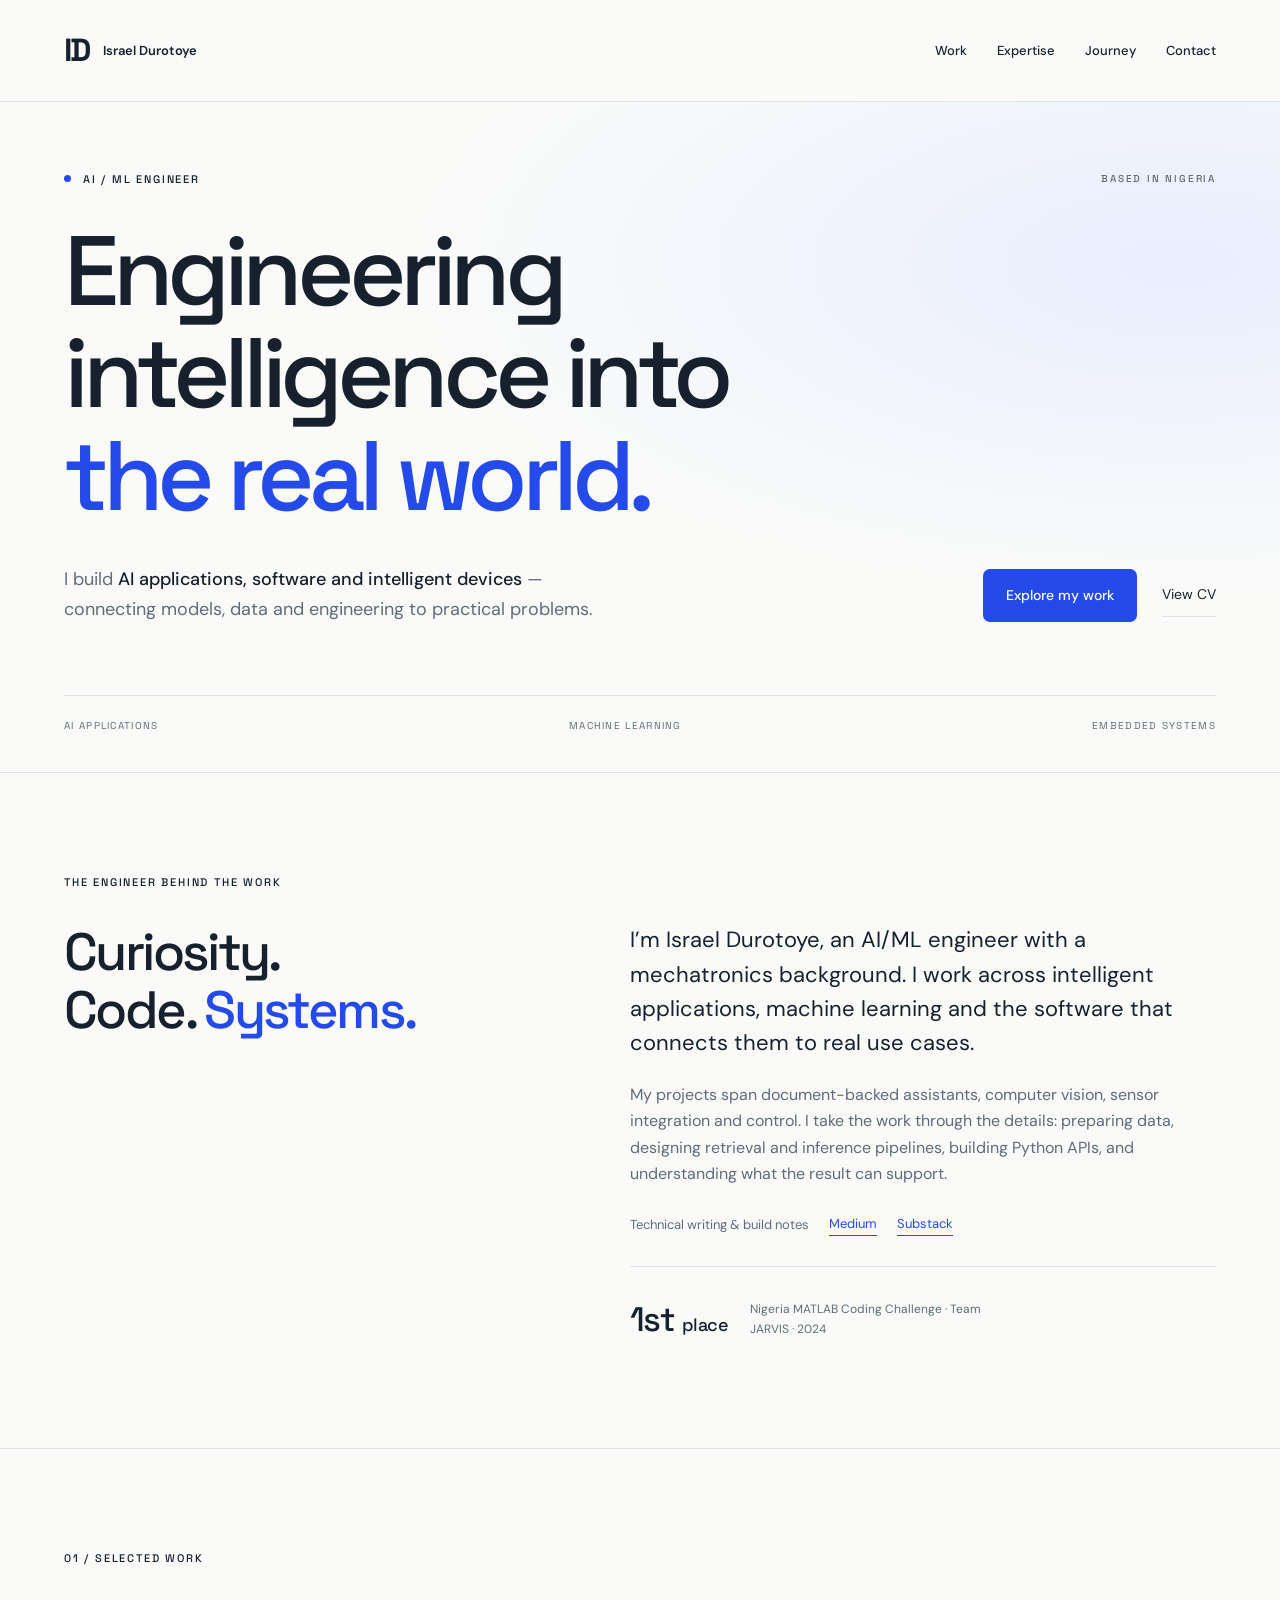
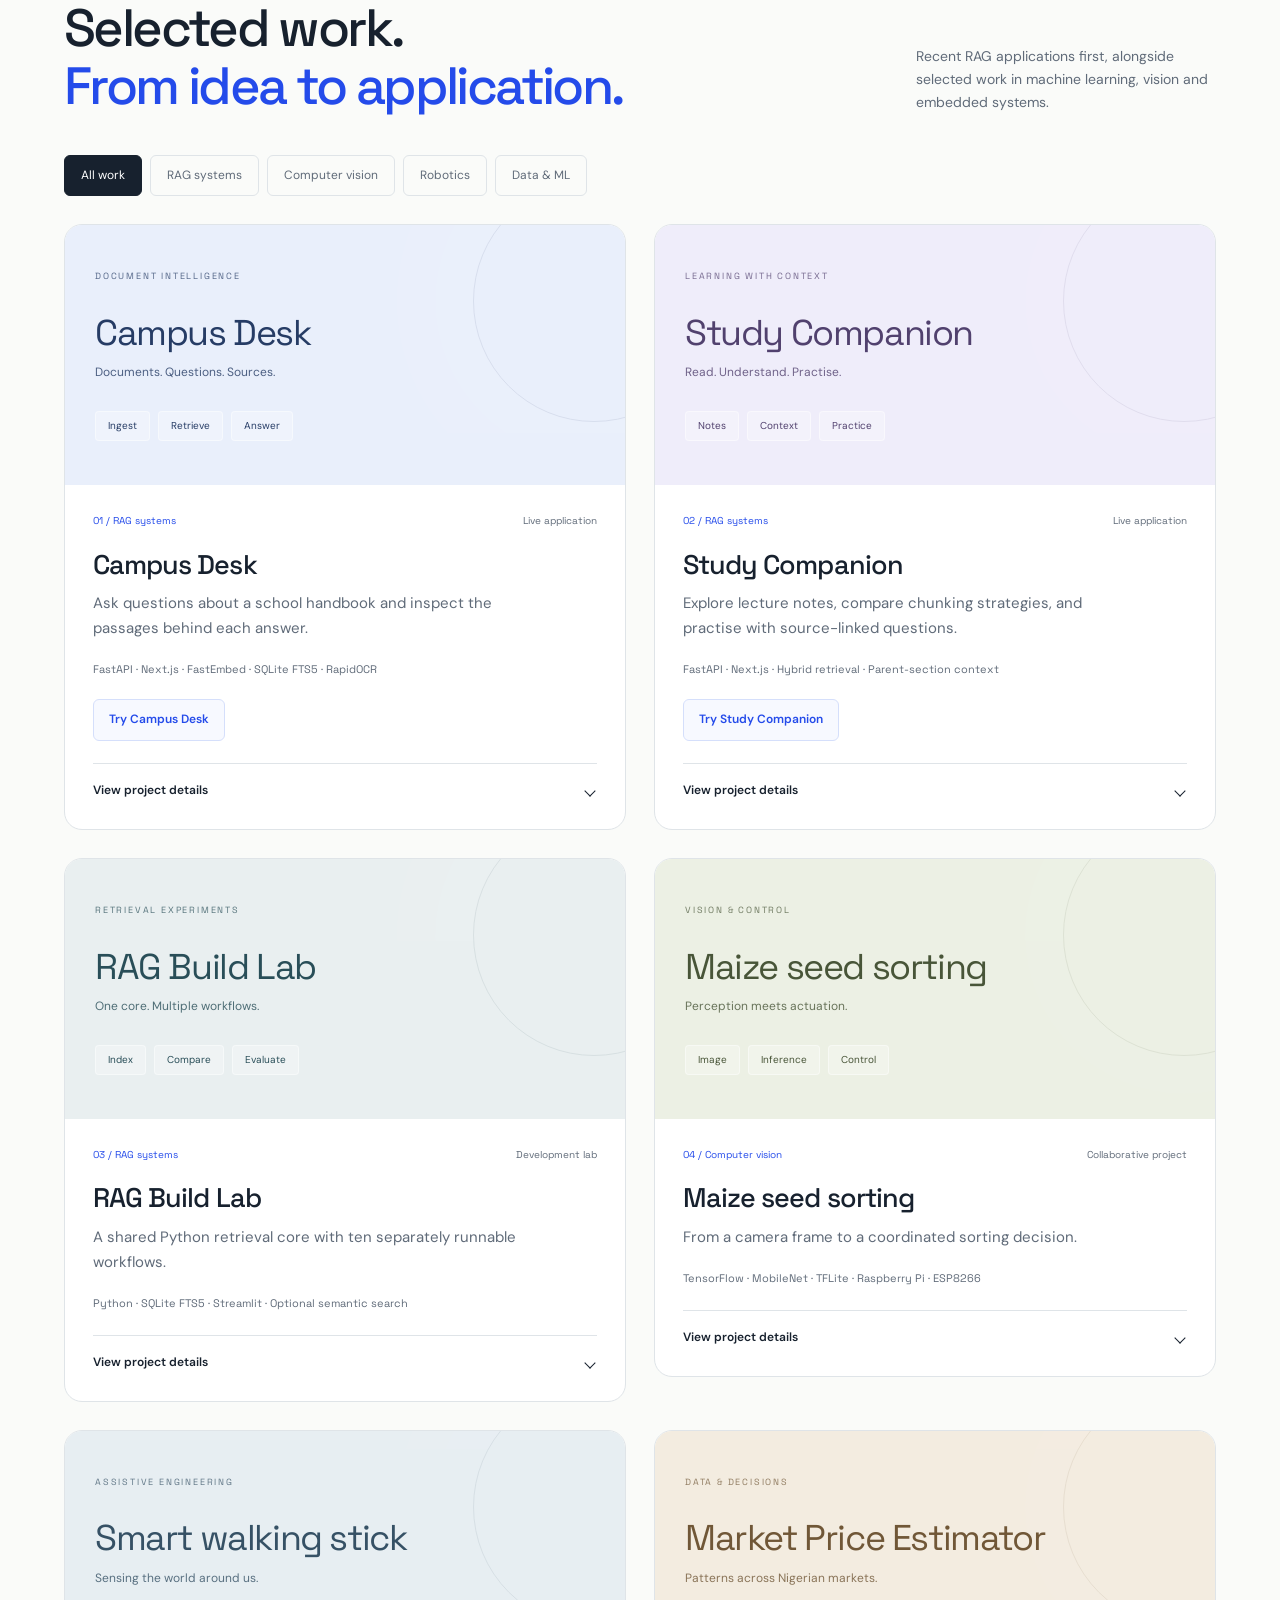
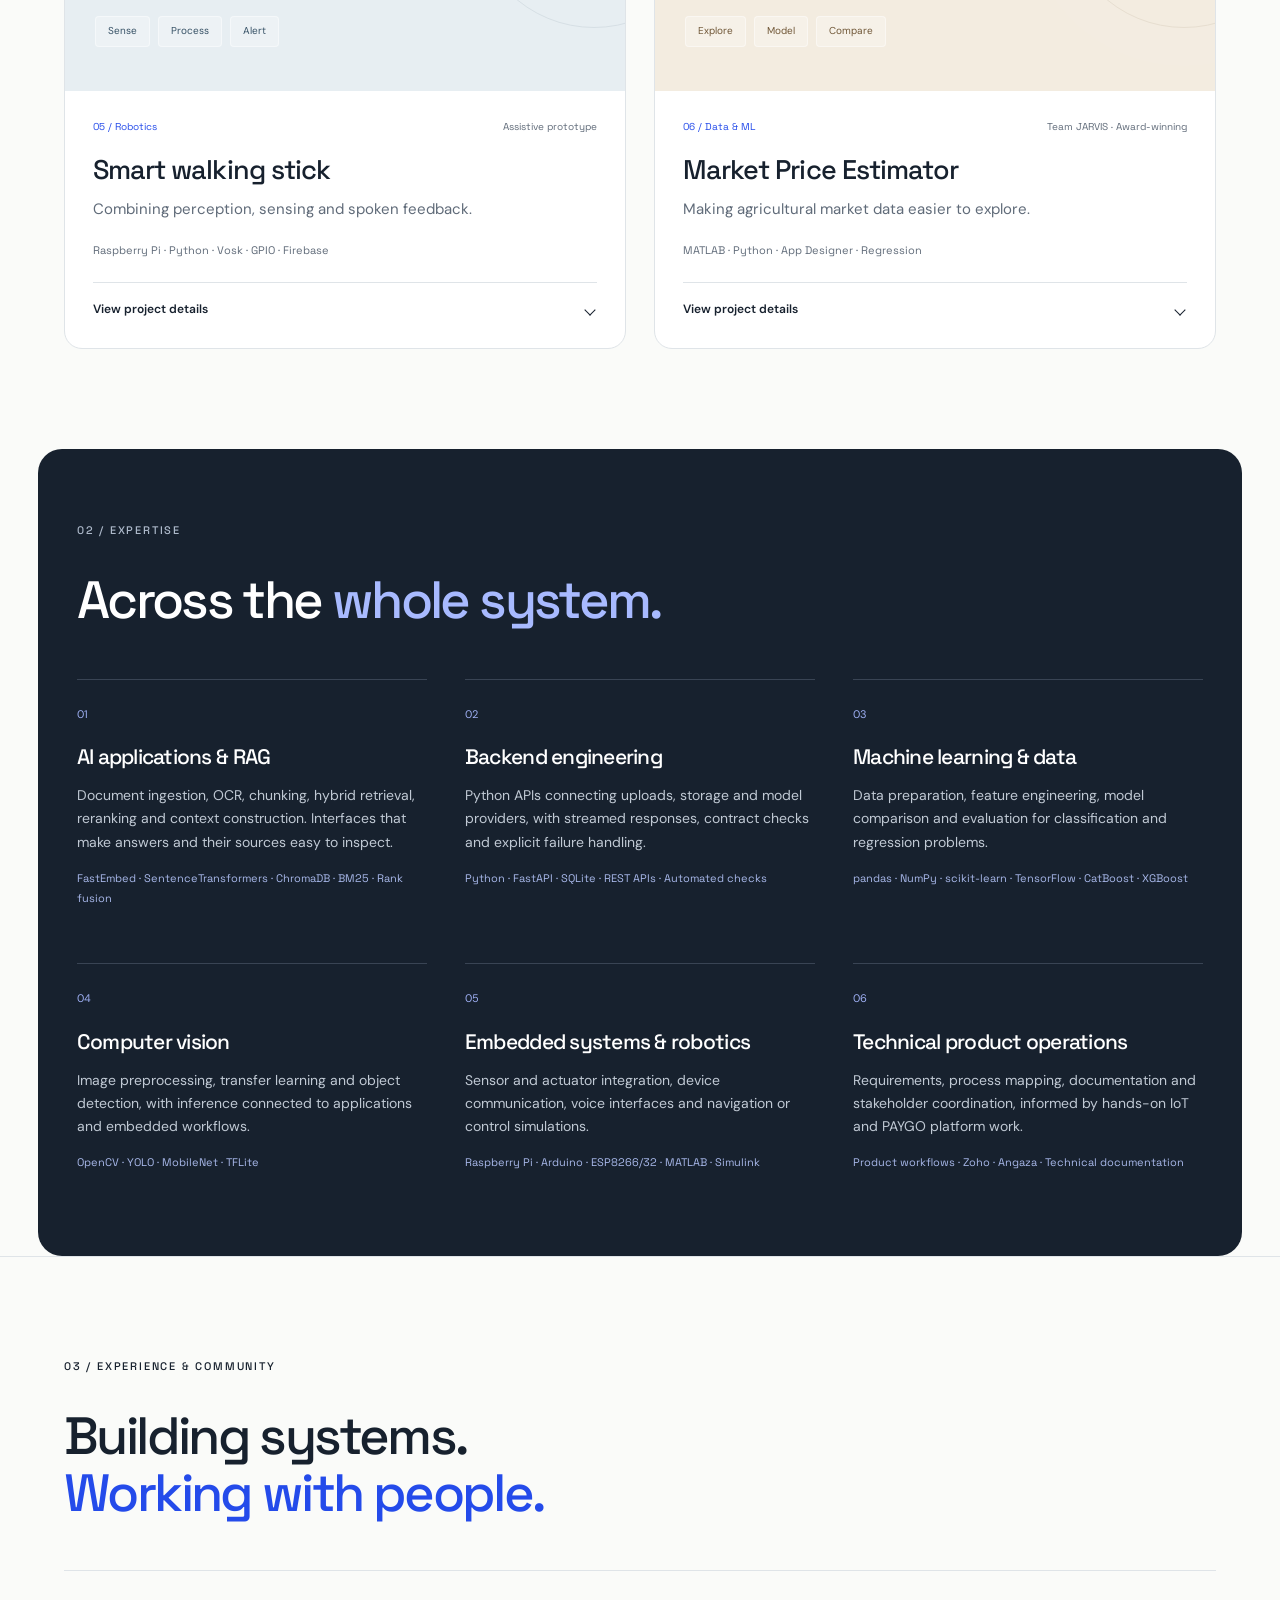
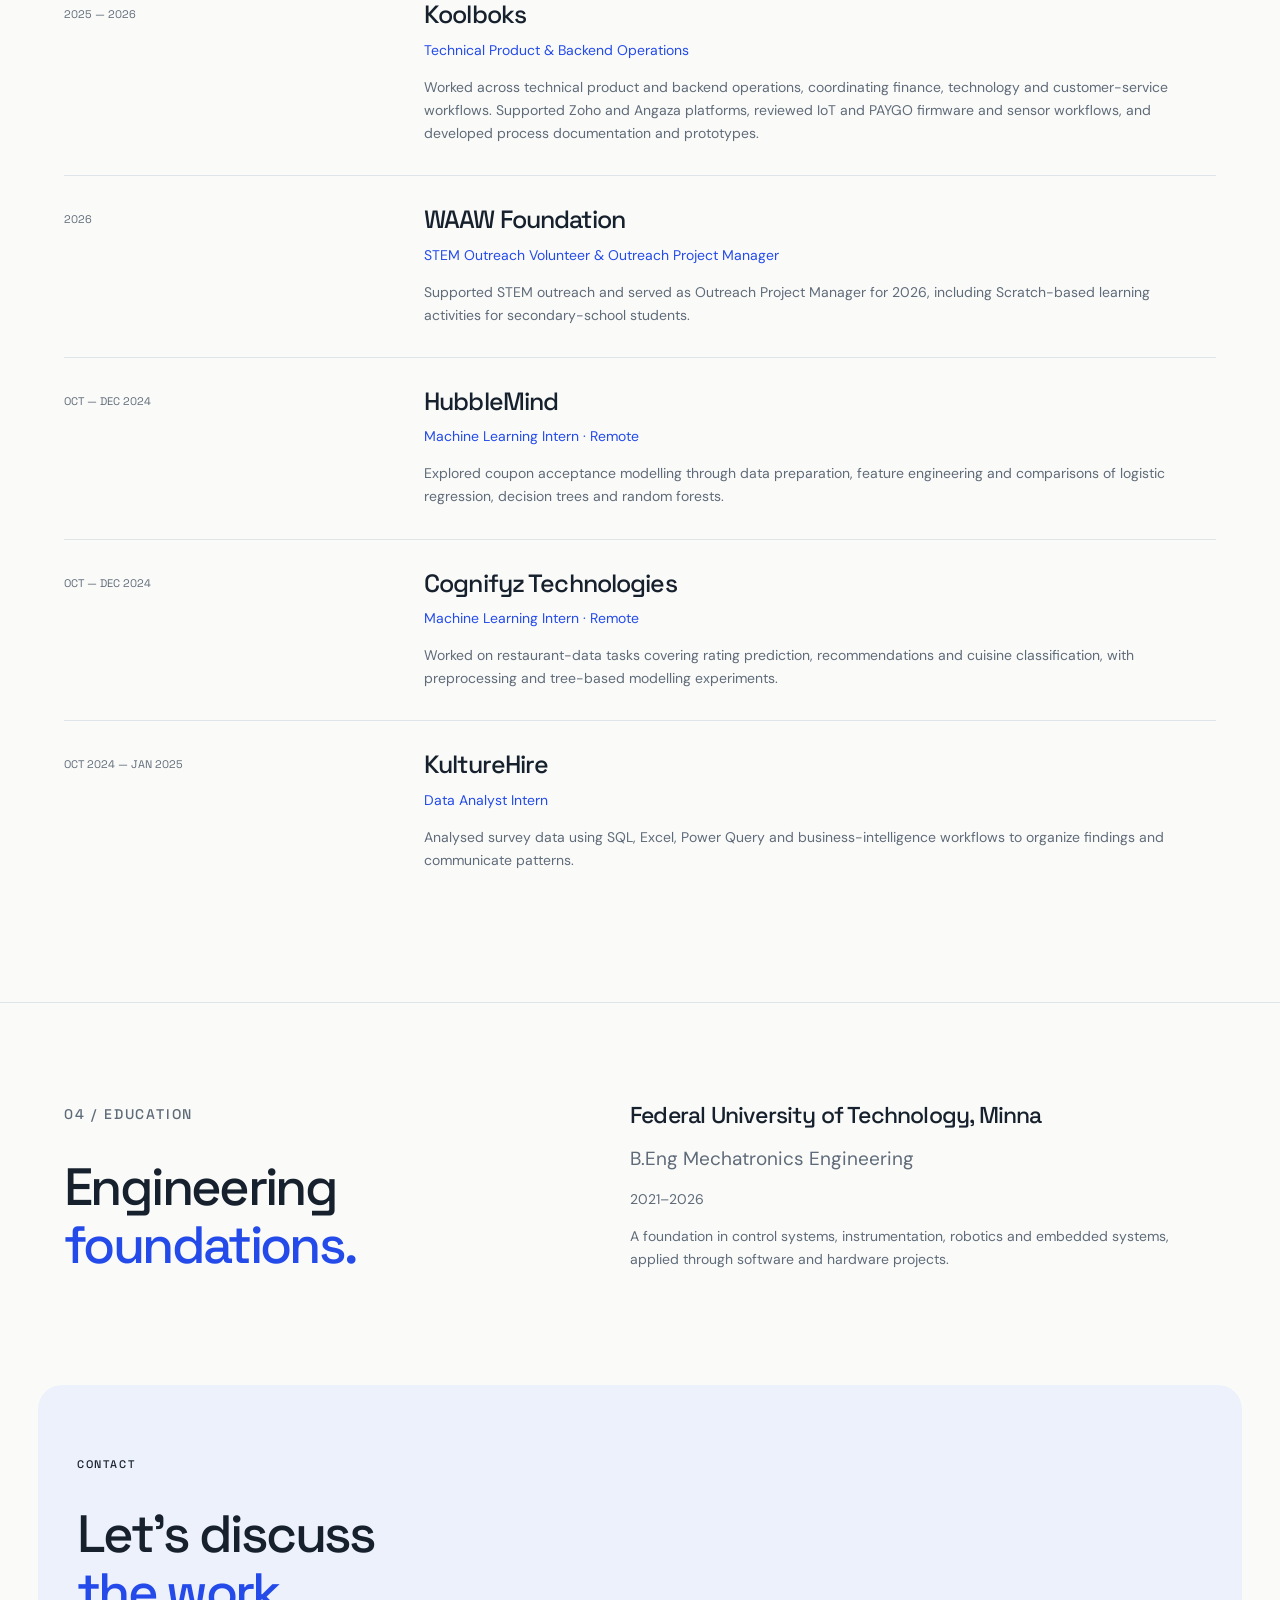
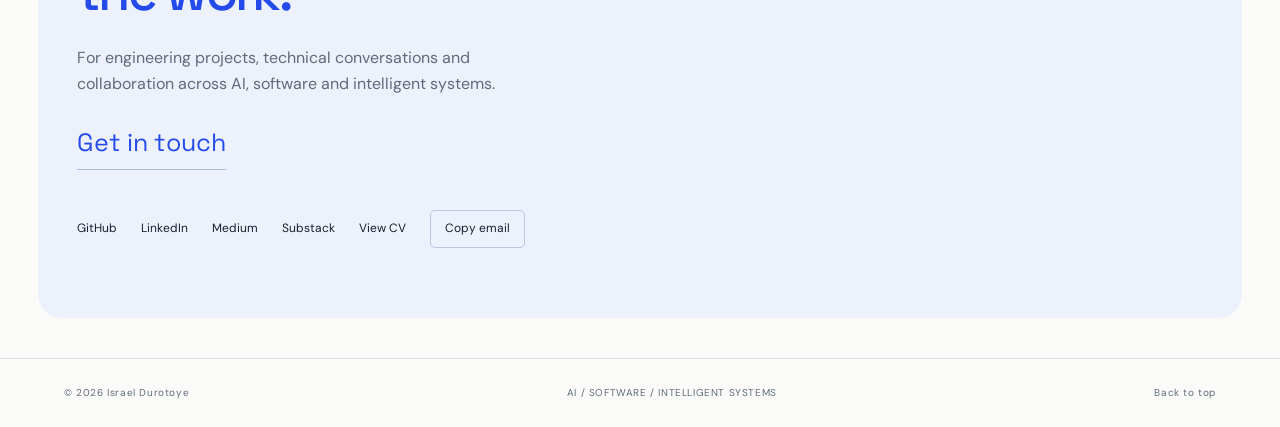
<file: index.html>
<!DOCTYPE html>

<html lang="en"><head><meta charset="utf-8"/><meta content="width=device-width,initial-scale=1" name="viewport"/><meta content="#193bff" name="theme-color"/><title>Israel Durotoye — AI/ML Engineer</title><meta content="Israel Durotoye — AI/ML engineer building intelligent applications, Python backends and embedded systems. Selected projects, experience and technical writing." name="description"/><meta content="Israel Durotoye — AI/ML Engineer" property="og:title"/><meta content="Explore my work across AI applications, machine learning, computer vision and embedded systems." property="og:description"/><meta content="website" property="og:type"/><link href="favicon.svg" rel="icon" type="image/svg+xml"/><link href="styles.css" rel="stylesheet"/><script defer="" src="app.js"></script></head>
<body><a class="skip" href="#main">Skip to content</a><header><a aria-label="Israel Durotoye home" class="brand" href="#">ID<span>Israel Durotoye</span></a><nav aria-label="Main navigation"><a href="#work">Work</a><a href="#expertise">Expertise</a><a href="#journey">Journey</a><a href="#contact">Contact</a></nav></header>
<main id="main"><section class="hero"><div class="eyebrow"><span class="dot"></span> AI / ML ENGINEER <span class="location">BASED IN NIGERIA</span></div><h1>Engineering<br/>intelligence into<br/><em>the real world.</em></h1><div class="hero-bottom"><p>I build <strong>AI applications, software and intelligent devices</strong> — connecting models, data and engineering to practical problems.</p><div class="hero-actions"><a class="button" href="#work">Explore my work</a><a class="text-link" href="resume.html">View CV</a></div></div><div aria-label="Areas of work" class="signal"><span>AI APPLICATIONS</span><i></i><span>MACHINE LEARNING</span><i></i><span>EMBEDDED SYSTEMS</span></div></section>
<section class="intro section"><p class="eyebrow">THE ENGINEER BEHIND THE WORK</p><div class="intro-grid"><h2>Curiosity.<br/>Code. <em>Systems.</em></h2><div><p class="large">I’m Israel Durotoye, an AI/ML engineer with a mechatronics background. I work across intelligent applications, machine learning and the software that connects them to real use cases.</p><p>My projects span document-backed assistants, computer vision, sensor integration and control. I take the work through the details: preparing data, designing retrieval and inference pipelines, building Python APIs, and understanding what the result can support.</p><div class="writing-links"><span>Technical writing &amp; build notes</span><a href="https://medium.com/@israel-durotoye" rel="noopener noreferrer" target="_blank">Medium</a><a href="https://substack.com/@israel5durotoye" rel="noopener noreferrer" target="_blank">Substack</a></div><div class="facts"><div><strong>1st <span>place</span></strong><span>Nigeria MATLAB Coding Challenge · Team JARVIS · 2024</span></div></div></div></div></section>
<section class="section" id="work"><div class="section-heading"><div><p class="eyebrow">01 / SELECTED WORK</p><h2>Selected work.<br/><em>From idea to application.</em></h2></div><p>Recent RAG applications first, alongside selected work in machine learning, vision and embedded systems.</p></div><div aria-label="Filter projects" class="filters" role="group"><button aria-pressed="true" data-filter="All">All work</button><button aria-pressed="false" data-filter="RAG systems">RAG systems</button><button aria-pressed="false" data-filter="Computer vision">Computer vision</button><button aria-pressed="false" data-filter="Robotics">Robotics</button><button aria-pressed="false" data-filter="Data &amp; ML">Data &amp; ML</button></div><p aria-live="polite" class="sr-only" id="filter-status">Showing all 6 projects.</p><div class="projects"><article class="project project-1" data-category="RAG systems" id="project-1"><div aria-hidden="true" class="project-visual"><div class="visual-label">DOCUMENT INTELLIGENCE</div><div class="visual-title">Campus Desk</div><div class="visual-caption">Documents. Questions. Sources.</div><div class="visual-flow"><span>Ingest</span><span>Retrieve</span><span>Answer</span></div></div><div class="project-content"><div class="project-top"><span>01 / RAG systems</span><span>Live application</span></div><h3>Campus Desk</h3><p class="project-intro">Ask questions about a school handbook and inspect the passages behind each answer.</p><p class="stack">FastAPI · Next.js · FastEmbed · SQLite FTS5 · RapidOCR</p><div class="project-links"><a href="https://campus-desk-chi.vercel.app/" rel="noopener noreferrer" target="_blank">Try Campus Desk </a></div><details><summary>View project details</summary><div class="case"><h4>Problem</h4><p>School information is spread across long handbooks and notices. This application brings document search and cited answers into one interface.</p><h4>Retrieval &amp; context</h4><p>PDF and Word extraction, OCR for scans, and heading-aware overlapping chunks retain page or paragraph references. BM25 and semantic rankings are combined with reciprocal rank fusion; follow-up questions can be rewritten before retrieval.</p><h4>Backend &amp; delivery</h4><p>A Python API streams ingestion progress and answers. Workspace storage, frontend/backend contract checks, bounded provider retries and a source-search fallback make failures visible. Retrieval, prompt construction and generation each have an inspection view.</p><h4>Scope</h4><p>A deployed demonstration. Workspace separation is not authenticated access, and a valid citation number alone does not establish answer correctness.</p></div></details></div></article><article class="project project-2" data-category="RAG systems" id="project-2"><div aria-hidden="true" class="project-visual"><div class="visual-label">LEARNING WITH CONTEXT</div><div class="visual-title">Study Companion</div><div class="visual-caption">Read. Understand. Practise.</div><div class="visual-flow"><span>Notes</span><span>Context</span><span>Practice</span></div></div><div class="project-content"><div class="project-top"><span>02 / RAG systems</span><span>Live application</span></div><h3>Study Companion</h3><p class="project-intro">Explore lecture notes, compare chunking strategies, and practise with source-linked questions.</p><p class="stack">FastAPI · Next.js · Hybrid retrieval · Parent-section context</p><div class="project-links"><a href="https://study-companion-kappa-self.vercel.app/" rel="noopener noreferrer" target="_blank">Try Study Companion </a></div><details><summary>View project details</summary><div class="case"><h4>Problem</h4><p>A useful study answer needs enough context to explain a topic while retaining the original notes and their caveats.</p><h4>Retrieval &amp; context</h4><p>The same notes are indexed as section-aware chunks and fixed-length windows. A comparison view runs the same question through both. Short matches can expand to their parent section within a word budget.</p><h4>Backend &amp; delivery</h4><p>Shared extraction, embedding and retrieval modules avoid duplicating the Campus Desk pipeline. Streamed explanations expose supporting sections; quizzes and flashcards check their quoted evidence against the notes.</p><h4>Scope</h4><p>A deployed demonstration. Chunking comparisons describe retrieved context; they do not establish that one strategy is universally better. Practice content still needs review.</p></div></details></div></article><article class="project project-3" data-category="RAG systems" id="project-3"><div aria-hidden="true" class="project-visual"><div class="visual-label">RETRIEVAL EXPERIMENTS</div><div class="visual-title">RAG Build Lab</div><div class="visual-caption">One core. Multiple workflows.</div><div class="visual-flow"><span>Index</span><span>Compare</span><span>Evaluate</span></div></div><div class="project-content"><div class="project-top"><span>03 / RAG systems</span><span>Development lab</span></div><h3>RAG Build Lab</h3><p class="project-intro">A shared Python retrieval core with ten separately runnable workflows.</p><p class="stack">Python · SQLite FTS5 · Streamlit · Optional semantic search</p><details><summary>View project details</summary><div class="case"><h4>Architecture</h4><p>Separate demo configurations share indexing, retrieval, provider adapters and workflow code. Campus Desk and Study Companion extend the core with document-upload APIs and web interfaces.</p><h4>Engineering focus</h4><p>The lab explores source metadata, keyword and semantic retrieval, rank fusion, optional reranking, document comparison and bounded search workflows. Small evaluation fixtures and automated checks exercise specific behaviours.</p><h4>Scope</h4><p>This is a development repository, not ten production services. Synthetic fixture checks are not real-world accuracy benchmarks. Source is currently private; the two public applications above provide live entry points.</p></div></details></div></article><article class="project project-4" data-category="Computer vision" id="project-4"><div aria-hidden="true" class="project-visual"><div class="visual-label">VISION &amp; CONTROL</div><div class="visual-title">Maize seed sorting</div><div class="visual-caption">Perception meets actuation.</div><div class="visual-flow"><span>Image</span><span>Inference</span><span>Control</span></div></div><div class="project-content"><div class="project-top"><span>04 / Computer vision</span><span>Collaborative project</span></div><h3>Maize seed sorting</h3><p class="project-intro">From a camera frame to a coordinated sorting decision.</p><p class="stack">TensorFlow · MobileNet · TFLite · Raspberry Pi · ESP8266</p><details><summary>View project details</summary><div class="case"><p>A collaborative machine-vision and embedded-control workflow for sorting maize by visible appearance.</p><h4>My contribution</h4><p>Worked with transfer-learning classifiers, original-image splits before augmentation, export checks and an evolving three-class workflow.</p><h4>Inside the work</h4><p>Connected classification to decision gates, a seed queue and acknowledged serial communication for conveyor, feed disk and servo control.</p><h4>Project context</h4><p>Prototype work; visible appearance does not establish germination quality. No production throughput claim.</p></div></details></div></article><article class="project project-5" data-category="Robotics" id="project-5"><div aria-hidden="true" class="project-visual"><div class="visual-label">ASSISTIVE ENGINEERING</div><div class="visual-title">Smart walking stick</div><div class="visual-caption">Sensing the world around us.</div><div class="visual-flow"><span>Sense</span><span>Process</span><span>Alert</span></div></div><div class="project-content"><div class="project-top"><span>05 / Robotics</span><span>Assistive prototype</span></div><h3>Smart walking stick</h3><p class="project-intro">Combining perception, sensing and spoken feedback.</p><p class="stack">Raspberry Pi · Python · Vosk · GPIO · Firebase</p><details><summary>View project details</summary><div class="case"><p>An assistive-device prototype combining obstacle sensing, camera input and voice interaction.</p><h4>My contribution</h4><p>Integrated ultrasonic, IMU, light and GPS modules with speech recognition, speech synthesis and alert workflows.</p><h4>Inside the work</h4><p>Used threaded components and component-level tests to coordinate multiple inputs.</p><h4>Project context</h4><p>Exploratory assistive engineering; not a clinically validated navigation aid.</p></div></details></div></article><article class="project project-6" data-category="Data &amp; ML" id="project-6"><div aria-hidden="true" class="project-visual"><div class="visual-label">DATA &amp; DECISIONS</div><div class="visual-title">Market Price Estimator</div><div class="visual-caption">Patterns across Nigerian markets.</div><div class="visual-flow"><span>Explore</span><span>Model</span><span>Compare</span></div></div><div class="project-content"><div class="project-top"><span>06 / Data &amp; ML</span><span>Team JARVIS · Award-winning</span></div><h3>Market Price Estimator</h3><p class="project-intro">Making agricultural market data easier to explore.</p><p class="stack">MATLAB · Python · App Designer · Regression</p><details><summary>View project details</summary><div class="case"><p>A team application for examining agricultural commodity prices across Nigerian markets.</p><h4>My contribution</h4><p>Worked on predictive analysis and visual interfaces for historical prices, crop selection, states, cities and regional comparisons.</p><h4>Inside the work</h4><p>Brought data exploration and model-driven estimates into an interactive MATLAB application.</p><h4>Project context</h4><p>First place, Nigeria MATLAB Coding Challenge 2024, with Team JARVIS.</p></div></details></div></article></div></section>
<section class="section expertise" id="expertise"><p class="eyebrow">02 / EXPERTISE</p><h2>Across the <em>whole system.</em></h2><div class="skills-grid"><article><span>01</span><h3>AI applications &amp; RAG</h3><p>Document ingestion, OCR, chunking, hybrid retrieval, reranking and context construction. Interfaces that make answers and their sources easy to inspect.</p><p class="stack">FastEmbed · SentenceTransformers · ChromaDB · BM25 · Rank fusion</p></article><article><span>02</span><h3>Backend engineering</h3><p>Python APIs connecting uploads, storage and model providers, with streamed responses, contract checks and explicit failure handling.</p><p class="stack">Python · FastAPI · SQLite · REST APIs · Automated checks</p></article><article><span>03</span><h3>Machine learning &amp; data</h3><p>Data preparation, feature engineering, model comparison and evaluation for classification and regression problems.</p><p class="stack">pandas · NumPy · scikit-learn · TensorFlow · CatBoost · XGBoost</p></article><article><span>04</span><h3>Computer vision</h3><p>Image preprocessing, transfer learning and object detection, with inference connected to applications and embedded workflows.</p><p class="stack">OpenCV · YOLO · MobileNet · TFLite</p></article><article><span>05</span><h3>Embedded systems &amp; robotics</h3><p>Sensor and actuator integration, device communication, voice interfaces and navigation or control simulations.</p><p class="stack">Raspberry Pi · Arduino · ESP8266/32 · MATLAB · Simulink</p></article><article><span>06</span><h3>Technical product operations</h3><p>Requirements, process mapping, documentation and stakeholder coordination, informed by hands-on IoT and PAYGO platform work.</p><p class="stack">Product workflows · Zoho · Angaza · Technical documentation</p></article></div></section>
<section class="section" id="journey"><p class="eyebrow">03 / EXPERIENCE &amp; COMMUNITY</p><h2>Building systems.<br/><em>Working with people.</em></h2><div class="timeline">
<article><p class="date">2025 — 2026</p><div><h3>Koolboks</h3><p class="role">Technical Product &amp; Backend Operations</p><p>Worked across technical product and backend operations, coordinating finance, technology and customer-service workflows. Supported Zoho and Angaza platforms, reviewed IoT and PAYGO firmware and sensor workflows, and developed process documentation and prototypes.</p></div></article>
<article><p class="date">2026</p><div><h3>WAAW Foundation</h3><p class="role">STEM Outreach Volunteer &amp; Outreach Project Manager</p><p>Supported STEM outreach and served as Outreach Project Manager for 2026, including Scratch-based learning activities for secondary-school students.</p></div></article>
<article><p class="date">OCT — DEC 2024</p><div><h3>HubbleMind</h3><p class="role">Machine Learning Intern · Remote</p><p>Explored coupon acceptance modelling through data preparation, feature engineering and comparisons of logistic regression, decision trees and random forests.</p></div></article>
<article><p class="date">OCT — DEC 2024</p><div><h3>Cognifyz Technologies</h3><p class="role">Machine Learning Intern · Remote</p><p>Worked on restaurant-data tasks covering rating prediction, recommendations and cuisine classification, with preprocessing and tree-based modelling experiments.</p></div></article>
<article><p class="date">OCT 2024 — JAN 2025</p><div><h3>KultureHire</h3><p class="role">Data Analyst Intern</p><p>Analysed survey data using SQL, Excel, Power Query and business-intelligence workflows to organize findings and communicate patterns.</p></div></article></div></section>
<section class="section education"><div><p class="eyebrow">04 / EDUCATION</p><h2>Engineering<br/><em>foundations.</em></h2></div><div><h3>Federal University of Technology, Minna</h3><p class="large">B.Eng Mechatronics Engineering</p><p>2021–2026</p><p>A foundation in control systems, instrumentation, robotics and embedded systems, applied through software and hardware projects.</p></div></section>
<section class="contact section" id="contact"><p class="eyebrow">CONTACT</p><h2>Let’s discuss<br/><em>the work.</em></h2><p>For engineering projects, technical conversations and collaboration across AI, software and intelligent systems.</p><a class="email" href="mailto:durotoyeoluwaseunisreal@gmail.com">Get in touch</a><div class="contact-links"><a href="https://github.com/Israel-Durotoye" rel="noopener noreferrer" target="_blank">GitHub</a><a href="https://www.linkedin.com/in/israel-durotoye-18a6b1236/" rel="noopener noreferrer" target="_blank">LinkedIn</a><a href="https://medium.com/@israel-durotoye" rel="noopener noreferrer" target="_blank">Medium</a><a href="https://substack.com/@israel5durotoye" rel="noopener noreferrer" target="_blank">Substack</a><a href="resume.html">View CV</a><button id="copy-email" type="button">Copy email</button><span id="copy-status" role="status"></span></div></section></main><footer><span>© 2026 Israel Durotoye</span><span>AI / SOFTWARE / INTELLIGENT SYSTEMS</span><a href="#">Back to top</a></footer></body></html>
</file>
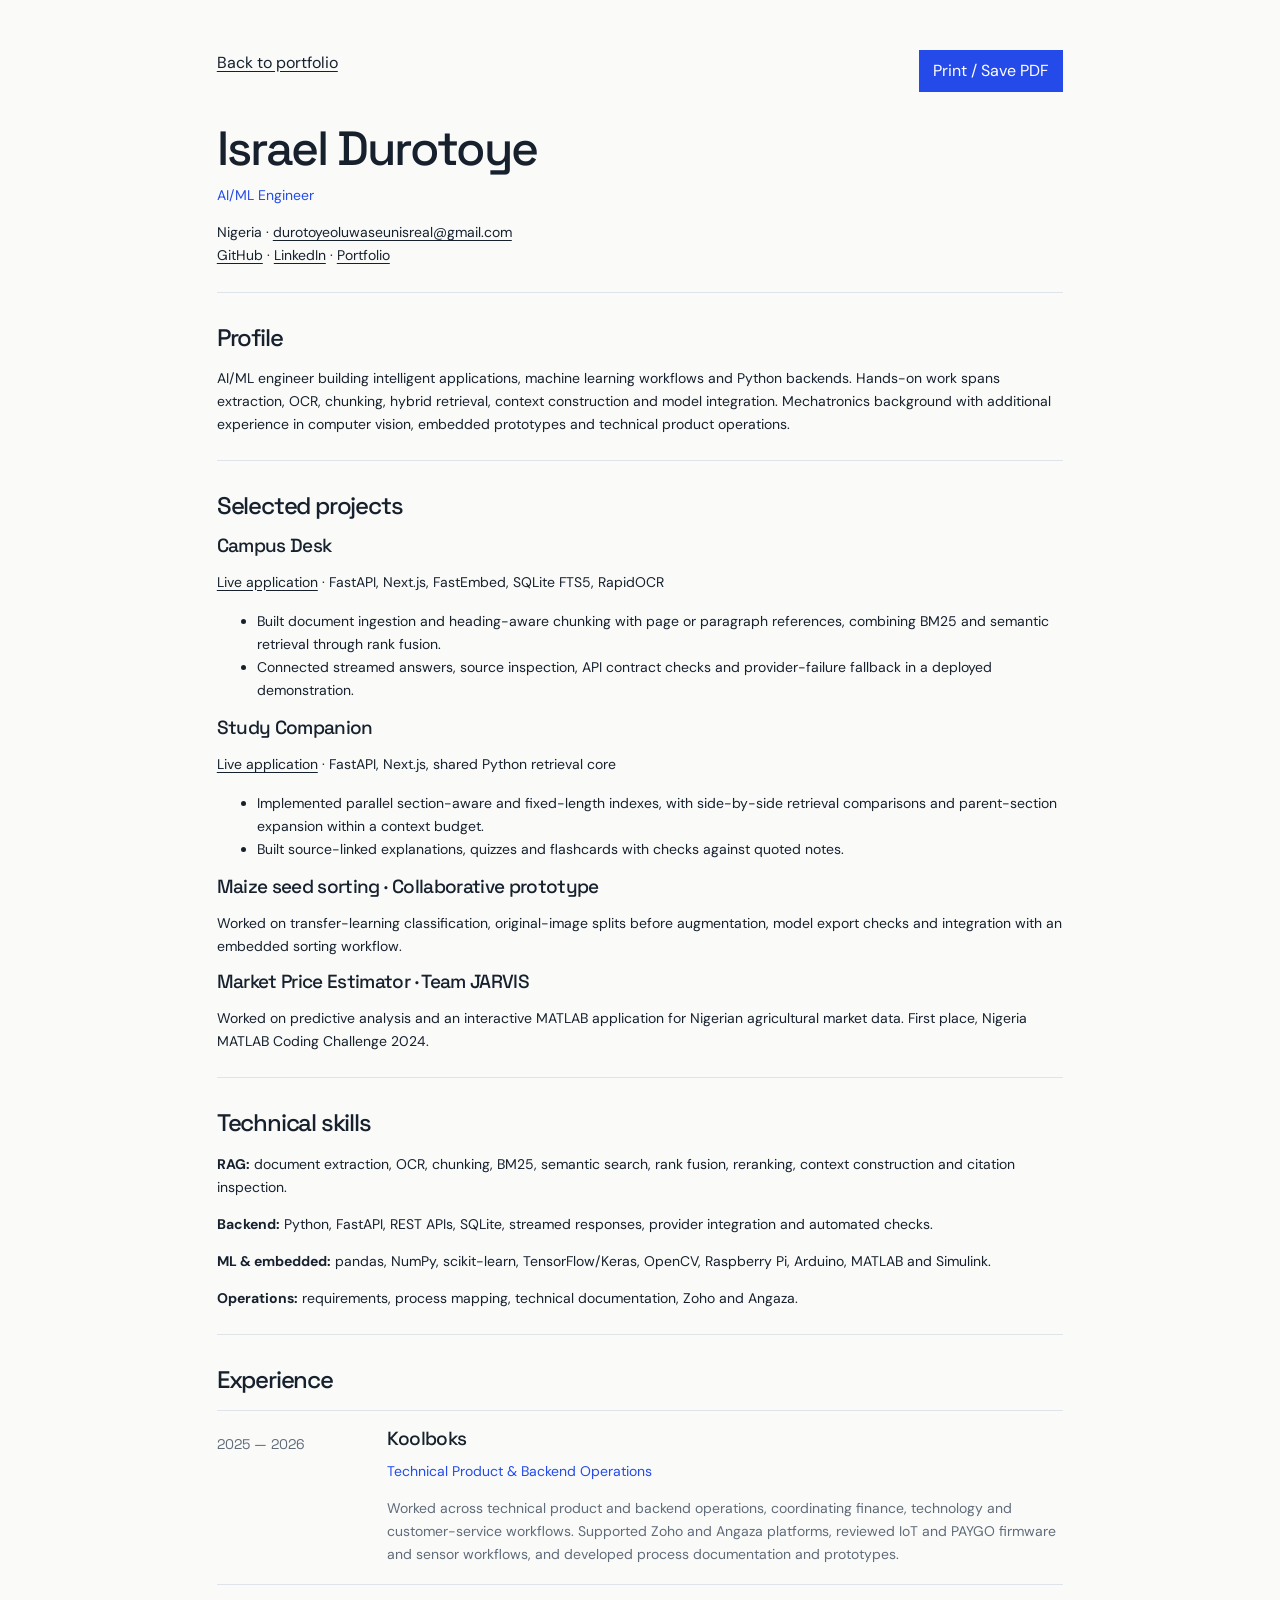
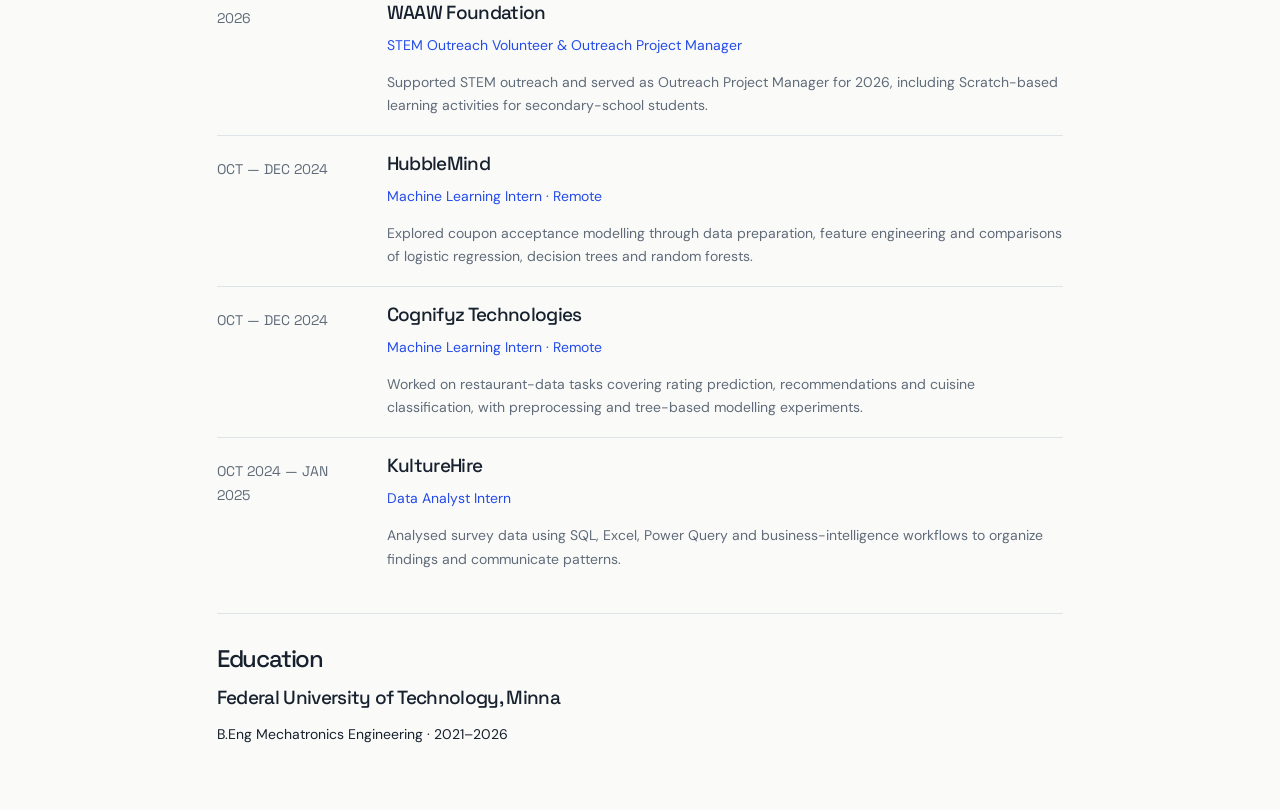
<file: resume.html>
<!doctype html><html lang="en"><head><meta charset="utf-8"><meta name="viewport" content="width=device-width,initial-scale=1"><title>Israel Durotoye — CV</title><meta name="description" content="Israel Durotoye — AI/ML engineer working across intelligent applications, machine learning and embedded systems."><link rel="icon" href="favicon.svg"><link rel="stylesheet" href="styles.css"><style>body{max-width:1000px;margin:auto}.cv{padding:50px 6vw}.cv h1{font-size:48px;letter-spacing:-2px}.cv h2{font-size:24px;margin:32px 0 16px}.cv h3{font-size:19px}.cv p,.cv li{font-size:14px}.cv .timeline{margin-top:10px}.cv .timeline article{grid-template-columns:140px 1fr;padding:18px 0}.cv a{text-decoration:underline;text-underline-offset:3px}.cv section{border-top:1px solid var(--line);margin-top:24px}.cv-controls{display:flex;justify-content:space-between;margin-bottom:32px}.cv-controls button{background:var(--blue);color:white;border:0;padding:8px 14px}@media(max-width:540px){.cv .timeline article{grid-template-columns:1fr}.cv h1{font-size:38px}}@media print{body{background:white}.cv{padding:0}.cv-controls{display:none}.cv h1{font-size:28pt}.cv section{margin-top:14px}.cv h2{margin-top:18px}.cv article{break-inside:avoid}.cv p,.cv li{font-size:10pt}.cv .timeline article{padding:10px 0}}</style><script src="app.js" defer></script></head><body><main class="cv"><div class="cv-controls"><a href="index.html">Back to portfolio</a><button type="button" id="print-cv">Print / Save PDF</button></div><h1>Israel Durotoye</h1><p class="role">AI/ML Engineer</p><p>Nigeria · <a href="mailto:durotoyeoluwaseunisreal@gmail.com">durotoyeoluwaseunisreal@gmail.com</a><br><a href="https://github.com/Israel-Durotoye">GitHub</a> · <a href="https://www.linkedin.com/in/israel-durotoye-18a6b1236/">LinkedIn</a> · <a href="https://israel-durotoye-portfolio.vercel.app/">Portfolio</a></p><section><h2>Profile</h2><p>AI/ML engineer building intelligent applications, machine learning workflows and Python backends. Hands-on work spans extraction, OCR, chunking, hybrid retrieval, context construction and model integration. Mechatronics background with additional experience in computer vision, embedded prototypes and technical product operations.</p></section><section><h2>Selected projects</h2><article><h3>Campus Desk</h3><p><a href="https://campus-desk-chi.vercel.app/">Live application</a> · FastAPI, Next.js, FastEmbed, SQLite FTS5, RapidOCR</p><ul><li>Built document ingestion and heading-aware chunking with page or paragraph references, combining BM25 and semantic retrieval through rank fusion.</li><li>Connected streamed answers, source inspection, API contract checks and provider-failure fallback in a deployed demonstration.</li></ul></article><article><h3>Study Companion</h3><p><a href="https://study-companion-kappa-self.vercel.app/">Live application</a> · FastAPI, Next.js, shared Python retrieval core</p><ul><li>Implemented parallel section-aware and fixed-length indexes, with side-by-side retrieval comparisons and parent-section expansion within a context budget.</li><li>Built source-linked explanations, quizzes and flashcards with checks against quoted notes.</li></ul></article><article><h3>Maize seed sorting · Collaborative prototype</h3><p>Worked on transfer-learning classification, original-image splits before augmentation, model export checks and integration with an embedded sorting workflow.</p></article><article><h3>Market Price Estimator · Team JARVIS</h3><p>Worked on predictive analysis and an interactive MATLAB application for Nigerian agricultural market data. First place, Nigeria MATLAB Coding Challenge 2024.</p></article></section><section><h2>Technical skills</h2><p><strong>RAG:</strong> document extraction, OCR, chunking, BM25, semantic search, rank fusion, reranking, context construction and citation inspection.</p><p><strong>Backend:</strong> Python, FastAPI, REST APIs, SQLite, streamed responses, provider integration and automated checks.</p><p><strong>ML &amp; embedded:</strong> pandas, NumPy, scikit-learn, TensorFlow/Keras, OpenCV, Raspberry Pi, Arduino, MATLAB and Simulink.</p><p><strong>Operations:</strong> requirements, process mapping, technical documentation, Zoho and Angaza.</p></section><section><h2>Experience</h2><div class="timeline">
<article><p class="date">2025 — 2026</p><div><h3>Koolboks</h3><p class="role">Technical Product &amp; Backend Operations</p><p>Worked across technical product and backend operations, coordinating finance, technology and customer-service workflows. Supported Zoho and Angaza platforms, reviewed IoT and PAYGO firmware and sensor workflows, and developed process documentation and prototypes.</p></div></article>
<article><p class="date">2026</p><div><h3>WAAW Foundation</h3><p class="role">STEM Outreach Volunteer &amp; Outreach Project Manager</p><p>Supported STEM outreach and served as Outreach Project Manager for 2026, including Scratch-based learning activities for secondary-school students.</p></div></article>
<article><p class="date">OCT — DEC 2024</p><div><h3>HubbleMind</h3><p class="role">Machine Learning Intern · Remote</p><p>Explored coupon acceptance modelling through data preparation, feature engineering and comparisons of logistic regression, decision trees and random forests.</p></div></article>
<article><p class="date">OCT — DEC 2024</p><div><h3>Cognifyz Technologies</h3><p class="role">Machine Learning Intern · Remote</p><p>Worked on restaurant-data tasks covering rating prediction, recommendations and cuisine classification, with preprocessing and tree-based modelling experiments.</p></div></article>
<article><p class="date">OCT 2024 — JAN 2025</p><div><h3>KultureHire</h3><p class="role">Data Analyst Intern</p><p>Analysed survey data using SQL, Excel, Power Query and business-intelligence workflows to organize findings and communicate patterns.</p></div></article></div></section><section><h2>Education</h2><h3>Federal University of Technology, Minna</h3><p>B.Eng Mechatronics Engineering · 2021–2026</p></section></main></body></html>
</file>
<file: styles.css>
@import url('https://fonts.googleapis.com/css2?family=DM+Sans:wght@400;500;600;700&family=Space+Grotesk:wght@400;500;600;700&display=swap');
:root{--blue:#244bea;--ink:#17212e;--muted:#606b79;--paper:#fafbf9;--line:#dfe4e8;--radius:18px}
*{box-sizing:border-box}html{scroll-behavior:smooth;scroll-padding-top:100px}body{margin:0;background:var(--paper);color:var(--ink);font-family:'DM Sans',sans-serif;line-height:1.65}a{color:inherit;text-decoration:none}button{font:inherit;cursor:pointer}button,a,summary{-webkit-tap-highlight-color:transparent}a:focus-visible,button:focus-visible,summary:focus-visible{outline:3px solid var(--blue);outline-offset:5px}header{max-width:1440px;margin:auto;padding:24px 5vw;display:flex;align-items:center;justify-content:space-between;gap:24px;border-bottom:1px solid var(--line)}.brand{display:flex;align-items:center;gap:14px;font-family:'Space Grotesk',sans-serif;font-size:32px;font-weight:700;letter-spacing:-2px}.brand>span{font-family:'DM Sans',sans-serif;font-size:13px;letter-spacing:0;font-weight:600}nav{display:flex;gap:30px;font-size:13px;font-weight:500}nav a{padding:8px 0}nav a:hover{color:var(--blue)}main{max-width:1440px;margin:auto}.hero,.section{padding:100px 5vw}.hero{padding-top:68px;padding-bottom:38px;background:radial-gradient(ellipse at 92% 24%,#e9eeff 0,transparent 46%)}.eyebrow,.stack,.date,.signal,.project-top,.visual-label{font-family:'Space Grotesk',sans-serif}.eyebrow{font-size:11px;letter-spacing:1.8px;font-weight:500;margin:0 0 32px}.hero .eyebrow{display:flex;align-items:center;gap:12px}.dot{width:7px;height:7px;border-radius:50%;background:var(--blue)}.location{margin-left:auto;color:var(--muted);font-size:10px}h1,h2,h3,h4{font-family:'Space Grotesk',sans-serif;line-height:1.1;margin:0;font-weight:500}h1{font-size:clamp(56px,7.7vw,112px);letter-spacing:-.065em;line-height:1.04;max-width:1100px}em{font-style:normal;color:var(--blue)}h2{font-size:clamp(36px,4.1vw,60px);letter-spacing:-.05em}h3{font-size:25px;letter-spacing:-.035em}h4{font-size:14px;margin:24px 0 8px}.hero-bottom{display:flex;align-items:center;justify-content:space-between;gap:40px;margin-top:38px}.hero-bottom p{max-width:540px;margin:0;color:var(--muted);font-size:18px}.hero-bottom strong{font-weight:500;color:var(--ink)}.hero-actions{display:flex;align-items:center;gap:25px;flex-shrink:0}.button{padding:15px 23px;border-radius:7px;background:var(--blue);color:#fff;font-size:14px;font-weight:500;display:inline-flex;align-items:center;justify-content:center}.button:hover{background:#1738bd}.text-link{font-size:14px;border-bottom:1px solid var(--line);padding:10px 0}.text-link:hover{color:var(--blue)}.signal{display:flex;align-items:center;gap:25px;margin-top:70px;padding-top:22px;border-top:1px solid var(--line);font-size:10px;letter-spacing:1.3px;color:var(--muted)}.signal i{flex:1}.section{border-top:1px solid var(--line)}.intro-grid{display:grid;grid-template-columns:1fr 1.3fr;gap:9vw}.large{font-size:22px;line-height:1.55;margin-top:0}.intro-grid p:not(.large){color:var(--muted);font-size:16px}.facts{margin-top:30px;border-top:1px solid var(--line);padding-top:25px}.facts div{display:flex;align-items:center;gap:22px}.facts strong{font-family:'Space Grotesk',sans-serif;font-size:34px;font-weight:500;letter-spacing:-1.5px;white-space:nowrap}.facts strong span{font-size:18px;letter-spacing:-.5px}.facts div>span{font-size:12px;color:var(--muted);max-width:240px}.writing-links{display:flex;align-items:center;flex-wrap:wrap;gap:10px 20px;margin-top:26px;font-size:13px}.writing-links>span{color:var(--muted)}.writing-links a{color:var(--blue);border-bottom:1px solid currentColor}.section-heading{display:flex;justify-content:space-between;gap:30px;align-items:end}.section-heading>p{max-width:300px;color:var(--muted);font-size:14px;margin-bottom:0}.filters{display:flex;gap:8px;flex-wrap:wrap;margin:40px 0 28px}.filters button{border:1px solid var(--line);border-radius:6px;padding:10px 16px;font-size:12px;background:transparent;color:var(--muted)}.filters button:hover{border-color:var(--ink);color:var(--ink)}.filters button[aria-pressed=true]{background:var(--ink);color:#fff;border-color:var(--ink)}.projects{display:grid;grid-template-columns:1fr 1fr;gap:28px;align-items:start}.project{border:1px solid var(--line);border-radius:var(--radius);background:#fff;overflow:hidden;transition:box-shadow .2s,border-color .2s}.project:hover{border-color:#b7c3dc;box-shadow:0 12px 36px #17212e08}.project[hidden]{display:none}.project-visual{position:relative;isolation:isolate;min-height:260px;padding:30px;display:flex;flex-direction:column;justify-content:center;overflow:hidden;background:#e9effb;color:#263c65}.project-visual::after{content:'';position:absolute;width:240px;height:240px;border:1px solid currentColor;opacity:.09;border-radius:50%;right:-90px;top:-45px;box-shadow:0 0 0 38px #ffffff40,0 0 0 76px #ffffff30;z-index:-1}.visual-label{font-size:9px;letter-spacing:1.8px;opacity:.75;margin-bottom:28px}.visual-title{font-family:'Space Grotesk',sans-serif;font-size:clamp(25px,2.8vw,40px);letter-spacing:-1.4px;line-height:1.15}.visual-caption{font-size:12px;opacity:.8;margin-top:10px}.visual-flow{display:flex;gap:8px;margin-top:28px}.visual-flow span{font-size:10px;padding:6px 12px;border:1px solid #ffffff70;border-radius:4px;background:#ffffff45}.project-2 .project-visual{background:#efedfa;color:#51416e}.project-3 .project-visual{background:#e9eff0;color:#294e58}.project-4 .project-visual{background:#ecf0e4;color:#485538}.project-5 .project-visual{background:#e7eef2;color:#365165}.project-6 .project-visual{background:#f3ece0;color:#705737}.project-content{padding:28px}.project-top{display:flex;justify-content:space-between;gap:16px;font-size:10px;color:var(--muted);margin-bottom:20px}.project-top span:first-child{color:var(--blue)}.project h3{font-size:27px}.project-intro{font-size:15px;margin:12px 0 18px;color:var(--muted);max-width:450px}.stack{font-size:11px;line-height:1.85;color:var(--muted)}.project-links{margin-top:20px}.project-links a{display:inline-flex;padding:10px 15px;border:1px solid #d5dffb;border-radius:6px;color:var(--blue);font-size:12px;font-weight:600;background:#f7f9ff}.project-links a:hover{background:#eaf0ff}details{margin-top:22px;border-top:1px solid var(--line)}summary{display:flex;justify-content:space-between;align-items:center;cursor:pointer;list-style:none;padding:17px 0 0;font-size:12px;font-weight:600}summary::-webkit-details-marker{display:none}summary::after{content:'';width:7px;height:7px;border-right:1px solid;border-bottom:1px solid;transform:rotate(45deg);margin-right:3px}details[open]>summary::after{transform:rotate(225deg)}.case{padding-top:8px}.case p{font-size:13px;color:var(--muted)}.expertise{background:#17212e;color:white;border-radius:24px;margin:0 3vw;padding:72px 3vw;border:0}.expertise em{color:#a8baff}.expertise .eyebrow{color:#adb9ca}.skills-grid{display:grid;grid-template-columns:repeat(3,1fr);gap:44px 38px;margin-top:50px}.skills-grid article{border-top:1px solid #394454;padding-top:20px}.skills-grid article>span{color:#9eaff3;font-size:11px}.skills-grid h3{margin-top:18px;font-size:21px;line-height:1.25}.skills-grid p{color:#c0c9d4;font-size:14px}.skills-grid .stack{color:#a9b9eb;font-size:11px}.timeline{margin-top:48px}.timeline article{display:grid;grid-template-columns:1fr 2.4fr;gap:30px;padding:30px 0;border-top:1px solid var(--line)}.date{font-size:11px;color:var(--muted);margin-top:4px}.role{font-size:14px;color:var(--blue);margin:10px 0}.timeline article div>p:last-child{max-width:760px;color:var(--muted);font-size:14px;margin-bottom:0}.education{display:grid;grid-template-columns:1fr 1.3fr;gap:9vw}.education h3{font-size:23px}.education .large{margin:16px 0 6px;font-size:19px}.education p{color:var(--muted);font-size:14px}hr{border:0;border-top:1px solid var(--line);margin:30px 0}.contact{background:#edf1fb;border-radius:24px;margin:0 3vw 40px;padding:70px 3vw;border:0}.contact>p:not(.eyebrow){max-width:480px;margin:24px 0;color:var(--muted);font-size:16px}.email{display:inline-flex;font-family:'Space Grotesk',sans-serif;font-size:25px;color:var(--blue);border-bottom:1px solid #abb9e5;padding-bottom:6px}.contact-links{display:flex;gap:24px;align-items:center;flex-wrap:wrap;margin-top:40px;font-size:12px}.contact-links button{background:transparent;border:1px solid #bdc8de;color:var(--ink);border-radius:5px;padding:8px 14px}.contact a:hover{color:#1738bd}footer{max-width:1440px;margin:auto;display:flex;justify-content:space-between;gap:20px;padding:26px 5vw;font-size:10px;letter-spacing:.6px;color:var(--muted);border-top:1px solid var(--line)}.skip{position:absolute;left:20px;top:-100px;z-index:20;background:white;padding:12px}.skip:focus{top:10px}.sr-only{position:absolute;width:1px;height:1px;padding:0;margin:-1px;overflow:hidden;clip:rect(0,0,0,0);white-space:nowrap;border:0}
@media(max-width:1000px){.hero-bottom{align-items:start;flex-direction:column;gap:26px}.hero-bottom p{max-width:600px}.skills-grid{grid-template-columns:repeat(2,1fr)}.intro-grid,.education{gap:5vw}.project-content{padding:24px}.project-visual{padding:25px;min-height:240px}.visual-title{font-size:31px}.brand>span{display:none}}
@media(max-width:700px){header{padding:18px 6vw;gap:16px}.brand{font-size:29px}nav{gap:18px;font-size:12px}.hero,.section{padding:64px 6vw}.hero{padding-top:44px;padding-bottom:28px}.hero h1{font-size:clamp(42px,9.5vw,68px)}.hero .eyebrow{font-size:9px;letter-spacing:1.1px}.location{font-size:8px;letter-spacing:.5px}.hero-bottom p{font-size:16px}.signal{gap:12px;margin-top:44px;font-size:8px;letter-spacing:.5px}.intro-grid,.education{grid-template-columns:1fr;gap:30px}.large{font-size:19px}.intro-grid p:not(.large){font-size:15px}.section-heading{align-items:start;flex-direction:column;gap:18px}.section-heading>p{max-width:420px}.projects{grid-template-columns:1fr;gap:24px}.project-visual{min-height:230px}.visual-title{font-size:36px}.project-top{font-size:10px}.project h3{font-size:26px}.expertise,.contact{margin-left:4vw;margin-right:4vw;padding:50px 6vw;border-radius:16px}.skills-grid{gap:30px 24px}.skills-grid h3{font-size:19px}.timeline article{grid-template-columns:1fr;gap:10px;padding:25px 0}.date{margin:0}.timeline h3{font-size:24px}.contact-links{gap:20px}.contact{margin-bottom:25px}footer{padding:24px 6vw;flex-wrap:wrap}footer>span:nth-child(2){display:none}h2{font-size:38px}}
@media(max-width:420px){nav{gap:12px;font-size:11px}.hero .location{letter-spacing:0}.hero-actions{gap:22px}.button{font-size:12px;padding:13px 18px}.text-link{font-size:12px}.filters{gap:6px}.filters button{padding:9px 12px;font-size:11px}.skills-grid{grid-template-columns:1fr}.facts div{gap:18px}.facts div>span{font-size:11px}.visual-title{font-size:31px}.project-content{padding:22px}}
@media(prefers-reduced-motion:reduce){html{scroll-behavior:auto}*{transition:none!important}}
@media print{.hero-actions,.filters,.project-visual{display:none}.project{break-inside:avoid}.expertise,.contact{background:white;color:var(--ink)}.skills-grid p,.skills-grid .stack{color:var(--ink)}}
</file>
